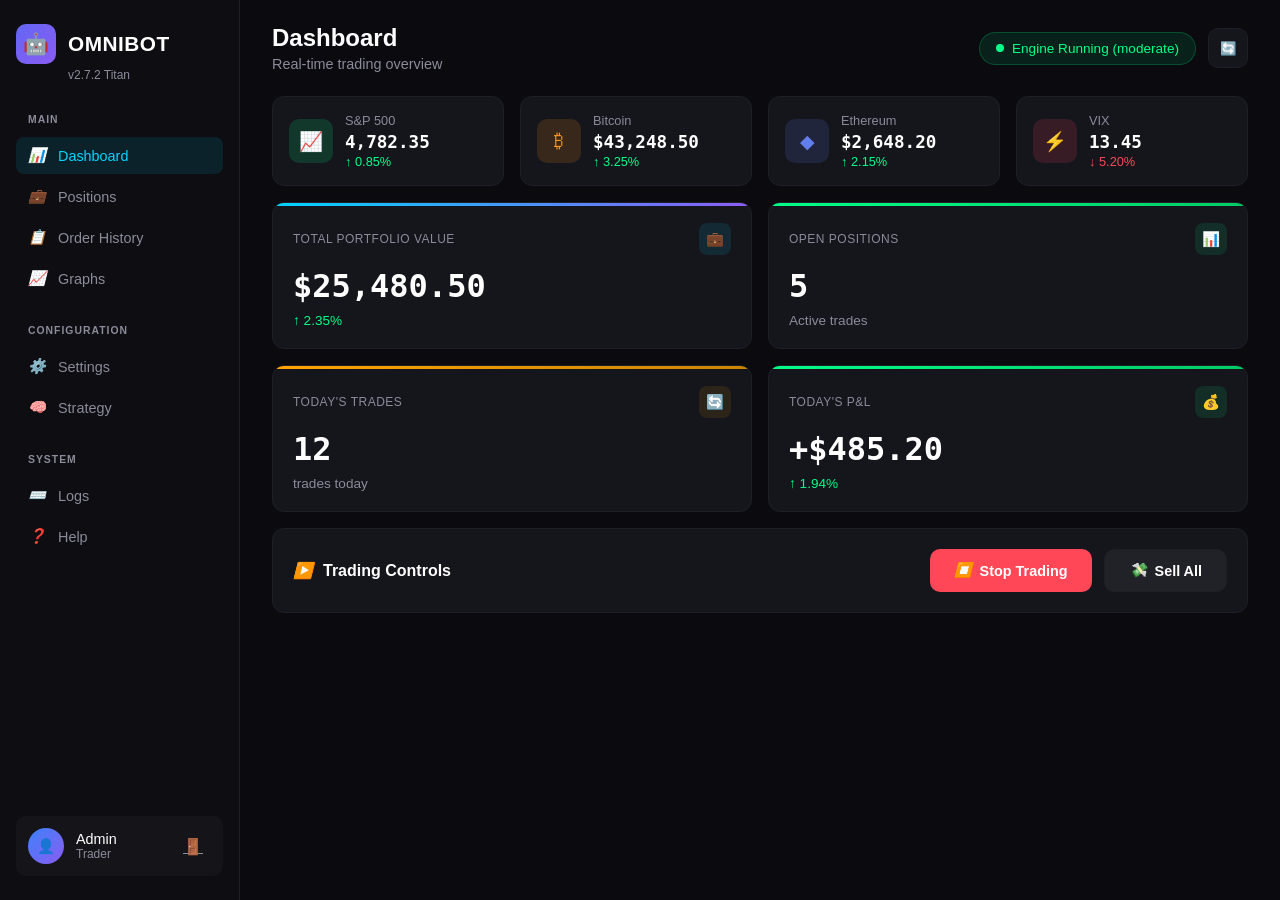
<file: templates/index.html>
<!DOCTYPE html>
<html lang="en">
<head>
    <meta charset="UTF-8">
    <meta name="viewport" content="width=device-width, initial-scale=1.0, user-scalable=no">
    <title>OMNIBOT v2.7.2 - Dashboard</title>
    <style>
        * {
            margin: 0;
            padding: 0;
            box-sizing: border-box;
        }
        
        :root {
            --bg-primary: #0a0a0f;
            --bg-sidebar: #0d0d12;
            --bg-card: #15151c;
            --bg-card-hover: #1a1a22;
            --text-primary: #ffffff;
            --text-secondary: #8b8b9a;
            --accent-cyan: #00d4ff;
            --accent-green: #00ff88;
            --accent-red: #ff4757;
            --accent-orange: #ffa502;
            --border-color: #1e1e28;
        }
        
        body {
            font-family: -apple-system, BlinkMacSystemFont, 'Segoe UI', Roboto, sans-serif;
            background: var(--bg-primary);
            color: var(--text-primary);
            min-height: 100vh;
            height: 100vh;
            display: flex;
            overflow: hidden;
            -webkit-overflow-scrolling: touch;
        }
        
        /* Sidebar */
        .sidebar {
            width: 240px;
            background: var(--bg-sidebar);
            border-right: 1px solid var(--border-color);
            display: flex;
            flex-direction: column;
            padding: 24px 16px;
        }
        
        .logo {
            display: flex;
            align-items: center;
            gap: 12px;
            margin-bottom: 4px;
        }
        
        .logo-icon {
            width: 40px;
            height: 40px;
            background: linear-gradient(135deg, #6366f1, #8b5cf6);
            border-radius: 10px;
            display: flex;
            align-items: center;
            justify-content: center;
            font-size: 1.3em;
        }
        
        .logo-text h1 {
            font-size: 1.3em;
            font-weight: 700;
            letter-spacing: 0.5px;
        }
        
        .logo-version {
            color: var(--text-secondary);
            font-size: 0.75em;
            margin-left: 52px;
            margin-bottom: 32px;
        }
        
        .nav-section {
            margin-bottom: 24px;
        }
        
        .nav-section-title {
            color: var(--text-secondary);
            font-size: 0.65em;
            font-weight: 600;
            text-transform: uppercase;
            letter-spacing: 1px;
            margin-bottom: 12px;
            padding-left: 12px;
        }
        
        .nav-item {
            display: flex;
            align-items: center;
            gap: 12px;
            padding: 10px 12px;
            border-radius: 8px;
            color: var(--text-secondary);
            text-decoration: none;
            font-size: 0.9em;
            transition: all 0.2s;
            margin-bottom: 4px;
        }
        
        .nav-item:hover {
            background: rgba(255, 255, 255, 0.03);
            color: var(--text-primary);
        }
        
        .nav-item.active {
            background: rgba(0, 212, 255, 0.1);
            color: var(--accent-cyan);
        }
        
        .nav-item i {
            width: 18px;
            text-align: center;
        }
        
        .user-profile {
            margin-top: auto;
            display: flex;
            align-items: center;
            gap: 12px;
            padding: 12px;
            border-radius: 10px;
            background: rgba(255, 255, 255, 0.03);
        }
        
        .user-avatar {
            width: 36px;
            height: 36px;
            background: linear-gradient(135deg, #3b82f6, #8b5cf6);
            border-radius: 50%;
            display: flex;
            align-items: center;
            justify-content: center;
            font-size: 0.9em;
        }
        
        .user-info {
            flex: 1;
        }
        
        .user-name {
            font-size: 0.9em;
            font-weight: 500;
        }
        
        .user-role {
            font-size: 0.75em;
            color: var(--text-secondary);
        }
        
        .logout-btn {
            color: var(--text-secondary);
            cursor: pointer;
            padding: 8px;
            border-radius: 6px;
            transition: all 0.2s;
        }
        
        .logout-btn:hover {
            color: var(--accent-red);
            background: rgba(255, 71, 87, 0.1);
        }
        
        /* Main Content */
        .main-content {
            flex: 1;
            padding: 24px 32px;
            overflow-y: auto;
            height: 100vh;
            -webkit-overflow-scrolling: touch;
            scrollbar-width: thin;
            -ms-overflow-style: auto;
        }
        .main-content::-webkit-scrollbar { width: 6px; }
        .main-content::-webkit-scrollbar-track { background: var(--bg-primary); }
        .main-content::-webkit-scrollbar-thumb { background: #333; border-radius: 3px; }
        .main-content::-webkit-scrollbar-thumb:hover { background: #555; }
        
        .header {
            display: flex;
            justify-content: space-between;
            align-items: center;
            margin-bottom: 24px;
        }
        
        .header-title h2 {
            font-size: 1.5em;
            font-weight: 600;
            margin-bottom: 4px;
        }
        
        .header-title p {
            color: var(--text-secondary);
            font-size: 0.9em;
        }
        
        .header-actions {
            display: flex;
            align-items: center;
            gap: 12px;
        }
        
        .status-pill {
            display: flex;
            align-items: center;
            gap: 8px;
            padding: 8px 16px;
            background: rgba(0, 255, 136, 0.1);
            border: 1px solid rgba(0, 255, 136, 0.2);
            border-radius: 20px;
            font-size: 0.85em;
            color: var(--accent-green);
        }
        
        .status-dot {
            width: 8px;
            height: 8px;
            background: var(--accent-green);
            border-radius: 50%;
            animation: pulse 2s infinite;
        }
        
        @keyframes pulse {
            0%, 100% { opacity: 1; }
            50% { opacity: 0.5; }
        }
        
        .refresh-btn {
            width: 40px;
            height: 40px;
            background: var(--bg-card);
            border: 1px solid var(--border-color);
            border-radius: 10px;
            display: flex;
            align-items: center;
            justify-content: center;
            color: var(--text-secondary);
            cursor: pointer;
            transition: all 0.2s;
        }
        
        .refresh-btn:hover {
            border-color: var(--accent-cyan);
            color: var(--accent-cyan);
        }
        
        /* Market Cards */
        .market-grid {
            display: grid;
            grid-template-columns: repeat(4, 1fr);
            gap: 16px;
            margin-bottom: 16px;
        }
        
        .market-card {
            background: var(--bg-card);
            border: 1px solid var(--border-color);
            border-radius: 12px;
            padding: 16px;
            display: flex;
            align-items: center;
            gap: 12px;
        }
        
        .market-icon {
            width: 44px;
            height: 44px;
            border-radius: 10px;
            display: flex;
            align-items: center;
            justify-content: center;
            font-size: 1.2em;
        }
        
        .market-icon.sp500 {
            background: rgba(0, 255, 136, 0.15);
            color: var(--accent-green);
        }
        
        .market-icon.bitcoin {
            background: rgba(247, 147, 26, 0.15);
            color: #f7931a;
        }
        
        .market-icon.ethereum {
            background: rgba(98, 126, 234, 0.15);
            color: #627eea;
        }
        
        .market-icon.vix {
            background: rgba(255, 71, 87, 0.15);
            color: var(--accent-red);
        }
        
        .market-info {
            flex: 1;
        }
        
        .market-name {
            font-size: 0.8em;
            color: var(--text-secondary);
            margin-bottom: 4px;
        }
        
        .market-price {
            font-size: 1.1em;
            font-weight: 600;
            font-family: 'SF Mono', monospace;
        }
        
        .market-change {
            font-size: 0.8em;
            margin-top: 2px;
        }
        
        .market-change.positive {
            color: var(--accent-green);
        }
        
        .market-change.negative {
            color: var(--accent-red);
        }
        
        /* Stats Grid */
        .stats-grid {
            display: grid;
            grid-template-columns: repeat(2, 1fr);
            gap: 16px;
            margin-bottom: 16px;
        }
        
        .stat-card {
            background: var(--bg-card);
            border: 1px solid var(--border-color);
            border-radius: 12px;
            padding: 20px;
            position: relative;
            overflow: hidden;
        }
        
        .stat-card::before {
            content: '';
            position: absolute;
            top: 0;
            left: 0;
            right: 0;
            height: 3px;
        }
        
        .stat-card.portfolio::before {
            background: linear-gradient(90deg, var(--accent-cyan), #8b5cf6);
        }
        
        .stat-card.positions::before {
            background: linear-gradient(90deg, var(--accent-green), #00cc66);
        }
        
        .stat-card.trades::before {
            background: linear-gradient(90deg, var(--accent-orange), #cc8400);
        }
        
        .stat-card.pnl::before {
            background: linear-gradient(90deg, var(--accent-green), #00cc66);
        }
        
        .stat-header {
            display: flex;
            justify-content: space-between;
            align-items: center;
            margin-bottom: 12px;
        }
        
        .stat-label {
            font-size: 0.75em;
            color: var(--text-secondary);
            text-transform: uppercase;
            letter-spacing: 0.5px;
        }
        
        .stat-icon {
            width: 32px;
            height: 32px;
            background: rgba(0, 212, 255, 0.1);
            border-radius: 8px;
            display: flex;
            align-items: center;
            justify-content: center;
            color: var(--accent-cyan);
            font-size: 0.9em;
        }
        
        .stat-value {
            font-size: 2em;
            font-weight: 700;
            font-family: 'SF Mono', monospace;
            margin-bottom: 8px;
        }
        
        .stat-sub {
            display: flex;
            align-items: center;
            gap: 8px;
            font-size: 0.85em;
        }
        
        .stat-change {
            color: var(--accent-green);
        }
        
        .stat-change.negative {
            color: var(--accent-red);
        }
        
        .stat-text {
            color: var(--text-secondary);
        }
        
        /* Trading Controls */
        .controls-section {
            background: var(--bg-card);
            border: 1px solid var(--border-color);
            border-radius: 12px;
            padding: 20px;
            display: flex;
            justify-content: space-between;
            align-items: center;
        }
        
        .controls-title {
            display: flex;
            align-items: center;
            gap: 10px;
            font-weight: 600;
        }
        
        .controls-title i {
            color: var(--accent-cyan);
        }
        
        .controls-buttons {
            display: flex;
            gap: 12px;
        }
        
        .btn {
            padding: 12px 24px;
            border: none;
            border-radius: 10px;
            font-size: 0.9em;
            font-weight: 600;
            cursor: pointer;
            transition: all 0.2s;
            display: flex;
            align-items: center;
            gap: 8px;
        }
        
        .btn-danger {
            background: var(--accent-red);
            color: white;
        }
        
        .btn-danger:hover {
            background: #ff5c6c;
            transform: translateY(-1px);
        }
        
        .btn-secondary {
            background: rgba(255, 255, 255, 0.05);
            color: var(--text-primary);
            border: 1px solid var(--border-color);
        }
        
        .btn-secondary:hover {
            background: rgba(255, 255, 255, 0.1);
            border-color: var(--text-secondary);
        }
        
        .btn-primary {
            background: var(--accent-green);
            color: #000;
        }
        
        .btn-primary:hover {
            background: #00ff99;
            transform: translateY(-1px);
        }
    </style>
</head>
<body>
    <!-- Sidebar -->
    <aside class="sidebar">
        <div class="logo">
            <div class="logo-icon">🤖</div>
            <div class="logo-text">
                <h1>OMNIBOT</h1>
            </div>
        </div>
        <div class="logo-version">v2.7.2 Titan</div>
        
        <div class="nav-section">
            <div class="nav-section-title">Main</div>
            <a href="/" class="nav-item active">
                <i>📊</i> Dashboard
            </a>
            <a href="/positions" class="nav-item">
                <i>💼</i> Positions
            </a>
            <a href="/orders" class="nav-item">
                <i>📋</i> Order History
            </a>
            <a href="/graphs" class="nav-item">
                <i>📈</i> Graphs
            </a>
        </div>
        
        <div class="nav-section">
            <div class="nav-section-title">Configuration</div>
            <a href="/settings" class="nav-item">
                <i>⚙️</i> Settings
            </a>
            <a href="/strategy" class="nav-item">
                <i>🧠</i> Strategy
            </a>
        </div>
        
        <div class="nav-section">
            <div class="nav-section-title">System</div>
            <a href="/logs" class="nav-item">
                <i>⌨️</i> Logs
            </a>
            <a href="/help" class="nav-item">
                <i>❓</i> Help
            </a>
        </div>
        
        <div class="user-profile">
            <div class="user-avatar">👤</div>
            <div class="user-info">
                <div class="user-name">Admin</div>
                <div class="user-role">Trader</div>
            </div>
            <a href="/logout" class="logout-btn">🚪</a>
        </div>
    </aside>
    
    <!-- Main Content -->
    <main class="main-content">
        <div class="header">
            <div class="header-title">
                <h2>Dashboard</h2>
                <p>Real-time trading overview</p>
            </div>
            <div class="header-actions">
                <div class="status-pill">
                    <span class="status-dot"></span>
                    <span id="engine-status">Engine Running (moderate)</span>
                </div>
                <button class="refresh-btn" onclick="refreshDashboard()">🔄</button>
            </div>
        </div>
        
        <!-- Market Cards -->
        <div class="market-grid">
            <div class="market-card">
                <div class="market-icon sp500">📈</div>
                <div class="market-info">
                    <div class="market-name">S&P 500</div>
                    <div class="market-price">4,782.35</div>
                    <div class="market-change positive">↑ 0.85%</div>
                </div>
            </div>
            <div class="market-card">
                <div class="market-icon bitcoin">₿</div>
                <div class="market-info">
                    <div class="market-name">Bitcoin</div>
                    <div class="market-price">$43,248.50</div>
                    <div class="market-change positive">↑ 3.25%</div>
                </div>
            </div>
            <div class="market-card">
                <div class="market-icon ethereum">◆</div>
                <div class="market-info">
                    <div class="market-name">Ethereum</div>
                    <div class="market-price">$2,648.20</div>
                    <div class="market-change positive">↑ 2.15%</div>
                </div>
            </div>
            <div class="market-card">
                <div class="market-icon vix">⚡</div>
                <div class="market-info">
                    <div class="market-name">VIX</div>
                    <div class="market-price">13.45</div>
                    <div class="market-change negative">↓ 5.20%</div>
                </div>
            </div>
        </div>
        
        <!-- Stats Grid Row 1 -->
        <div class="stats-grid">
            <div class="stat-card portfolio">
                <div class="stat-header">
                    <span class="stat-label">Total Portfolio Value</span>
                    <div class="stat-icon">💼</div>
                </div>
                <div class="stat-value" id="portfolio-value">$25,480.50</div>
                <div class="stat-sub">
                    <span class="stat-change">↑ 2.35%</span>
                </div>
            </div>
            <div class="stat-card positions">
                <div class="stat-header">
                    <span class="stat-label">Open Positions</span>
                    <div class="stat-icon" style="background: rgba(0, 255, 136, 0.1); color: var(--accent-green);">📊</div>
                </div>
                <div class="stat-value" id="positions-count">5</div>
                <div class="stat-sub">
                    <span class="stat-text">Active trades</span>
                </div>
            </div>
        </div>
        
        <!-- Stats Grid Row 2 -->
        <div class="stats-grid">
            <div class="stat-card trades">
                <div class="stat-header">
                    <span class="stat-label">Today's Trades</span>
                    <div class="stat-icon" style="background: rgba(255, 165, 2, 0.1); color: var(--accent-orange);">🔄</div>
                </div>
                <div class="stat-value" id="today-trades">12</div>
                <div class="stat-sub">
                    <span class="stat-text">trades today</span>
                </div>
            </div>
            <div class="stat-card pnl">
                <div class="stat-header">
                    <span class="stat-label">Today's P&L</span>
                    <div class="stat-icon" style="background: rgba(0, 255, 136, 0.1); color: var(--accent-green);">💰</div>
                </div>
                <div class="stat-value" id="today-pnl">+$485.20</div>
                <div class="stat-sub">
                    <span class="stat-change">↑ 1.94%</span>
                </div>
            </div>
        </div>
        
        <!-- Trading Controls -->
        <div class="controls-section">
            <div class="controls-title">
                <i>▶️</i> Trading Controls
            </div>
            <div class="controls-buttons">
                <button class="btn btn-success" id="btn-start-trading" onclick="startTrading()" style="display: none;">
                    <i class="fas fa-play"></i> Start Trading
                </button>
                <button class="btn btn-danger" id="btn-stop-trading" onclick="stopTrading()">
                    <i>⏹️</i> Stop Trading
                </button>
                <button class="btn btn-secondary" onclick="sellAll()">
                    <i>💸</i> Sell All
                </button>
            </div>
        </div>
    </main>
    
    <script>
        async function refreshDashboard() {
            try {
                const response = await fetch('/api/status');
                const data = await response.json();
                
                // Update values
                const portfolio = data.portfolio || {};
                document.getElementById('portfolio-value').textContent = 
                    '$' + (portfolio.total_capital ?? 0.00).toLocaleString('en-US', {
                        minimumFractionDigits: 2,
                        maximumFractionDigits: 2
                    });
                
                const positions = data.tracked_positions || {};
                document.getElementById('positions-count').textContent = Object.keys(positions).length ?? 0;
                
                const engine = data.trading_engine || {};
                document.getElementById('today-trades').textContent = engine.today_trades ?? 0;
                
                const pnl = portfolio.daily_pnl ?? 0.00;
                document.getElementById('today-pnl').textContent = (pnl >= 0 ? '+' : '') + '$' + Math.abs(pnl).toLocaleString('en-US', {
                    minimumFractionDigits: 2,
                    maximumFractionDigits: 2
                });
                
                // Update engine status
                const statusText = document.getElementById('engine-status');
                const btnStart = document.getElementById('btn-start-trading');
                const btnStop = document.getElementById('btn-stop-trading');
                if (engine.running) {
                    statusText.textContent = 'Engine Running (' + (engine.strategy || 'moderate') + ')';
                    if (btnStart) btnStart.style.display = 'none';
                    if (btnStop) btnStop.style.display = 'inline-block';
                } else {
                    statusText.textContent = 'Engine Stopped';
                    if (btnStart) btnStart.style.display = 'inline-block';
                    if (btnStop) btnStop.style.display = 'none';
                }
                
            } catch (error) {
                console.error('Error refreshing dashboard:', error);
            }
        }
        
        async function startTrading() {
            try {
                const response = await fetch('/api/trading/start', {method: 'POST'});
                const data = await response.json();
                if (data.success) {
                    showNotification('Trading started', 'success');
                    updateDashboard();
                } else {
                    showNotification(data.error || 'Failed to start trading', 'error');
                }
            } catch (error) {
                console.error('Error starting trading:', error);
                showNotification('Error starting trading', 'error');
            }
        }

        async function stopTrading() {
            try {
                const response = await fetch('/api/trading/stop', {method: 'POST'});
                const data = await response.json();
                refreshDashboard();
            } catch (error) {
                console.error('Error stopping trading:', error);
            }
        }
        
        async function sellAll() {
            if (!confirm('Sell all positions?')) return;
            try {
                const response = await fetch('/api/trading/sell_all', {
                    method: 'POST',
                    headers: {'Content-Type': 'application/json'},
                    body: JSON.stringify({broker: 'all'})
                });
                refreshDashboard();
            } catch (error) {
                console.error('Error selling all:', error);
            }
        }
        
        // Auto refresh every 5 seconds
        setInterval(refreshDashboard, 5000);
    </script>

<style>
#osk{position:fixed;bottom:0;left:0;right:0;background:#0f0f1a;border-top:2px solid #333;padding:6px;z-index:99999;display:none}
.osk-row{display:flex;justify-content:center;gap:3px;margin-bottom:3px}
.osk-key{min-width:28px;height:42px;padding:0 8px;background:#2a2a3a;color:#fff;border:1px solid #444;border-radius:5px;font-size:15px;font-weight:600;display:flex;align-items:center;justify-content:center;cursor:pointer;-webkit-tap-highlight-color:transparent;touch-action:manipulation;user-select:none;-webkit-user-select:none}
.osk-key:active,.osk-key.pressed{background:#00d4ff;color:#000;border-color:#00d4ff}
.osk-key.w2{min-width:56px}.osk-key.w3{min-width:84px;flex:1;max-width:200px}
.osk-key.sp{background:#3b3b5a}.osk-key.shift-on{background:#00d4ff;color:#000}
</style>
<div id="osk">
  <div class="osk-row"><div class="osk-key" data-c="1">1</div><div class="osk-key" data-c="2">2</div><div class="osk-key" data-c="3">3</div><div class="osk-key" data-c="4">4</div><div class="osk-key" data-c="5">5</div><div class="osk-key" data-c="6">6</div><div class="osk-key" data-c="7">7</div><div class="osk-key" data-c="8">8</div><div class="osk-key" data-c="9">9</div><div class="osk-key" data-c="0">0</div></div>
  <div class="osk-row"><div class="osk-key" data-c="q">q</div><div class="osk-key" data-c="w">w</div><div class="osk-key" data-c="e">e</div><div class="osk-key" data-c="r">r</div><div class="osk-key" data-c="t">t</div><div class="osk-key" data-c="y">y</div><div class="osk-key" data-c="u">u</div><div class="osk-key" data-c="i">i</div><div class="osk-key" data-c="o">o</div><div class="osk-key" data-c="p">p</div></div>
  <div class="osk-row"><div class="osk-key" data-c="a">a</div><div class="osk-key" data-c="s">s</div><div class="osk-key" data-c="d">d</div><div class="osk-key" data-c="f">f</div><div class="osk-key" data-c="g">g</div><div class="osk-key" data-c="h">h</div><div class="osk-key" data-c="j">j</div><div class="osk-key" data-c="k">k</div><div class="osk-key" data-c="l">l</div></div>
  <div class="osk-row"><div class="osk-key w2 sp" data-c="SHIFT">&#8679;</div><div class="osk-key" data-c="z">z</div><div class="osk-key" data-c="x">x</div><div class="osk-key" data-c="c">c</div><div class="osk-key" data-c="v">v</div><div class="osk-key" data-c="b">b</div><div class="osk-key" data-c="n">n</div><div class="osk-key" data-c="m">m</div><div class="osk-key w2 sp" data-c="DEL">&#9003;</div></div>
  <div class="osk-row"><div class="osk-key w2 sp" data-c=".">.</div><div class="osk-key w3" data-c=" ">Space</div><div class="osk-key w2 sp" data-c="ENTER">Done</div></div>
</div>
<script>
(function(){
  var kbd = document.getElementById('osk');
  if (!kbd) return;
  var target = null, shift = false;
  var lowers = 'qwertyuiopasdfghjklzxcvbnm';

  function type(ch){
    if (!target) return;
    var s = target.selectionStart, e = target.selectionEnd, v = target.value;
    if (s === null || e === null) {
      target.value = (target.value || '') + ch;
    } else {
      target.value = v.slice(0, s) + ch + v.slice(e);
      target.selectionStart = target.selectionEnd = s + ch.length;
    }
    target.dispatchEvent(new Event('input', {bubbles:true}));
    setTimeout(function(){ target.focus(); }, 0);
  }

  function del(){
    if (!target) return;
    var s = target.selectionStart, e = target.selectionEnd, v = target.value;
    if (s === null || e === null) {
      target.value = (target.value || '').slice(0, -1);
    } else if (s === e && s > 0) {
      target.value = v.slice(0, s-1) + v.slice(e);
      target.selectionStart = target.selectionEnd = s-1;
    } else {
      target.value = v.slice(0, s) + v.slice(e);
      target.selectionStart = target.selectionEnd = s;
    }
    target.dispatchEvent(new Event('input', {bubbles:true}));
    setTimeout(function(){ target.focus(); }, 0);
  }

  function update(){
    document.querySelectorAll('.osk-key[data-c]').forEach(function(b){
      var c = b.getAttribute('data-c');
      if (c.length === 1 && lowers.indexOf(c) !== -1) b.textContent = shift ? c.toUpperCase() : c;
    });
    var sb = document.querySelector('.osk-key[data-c="SHIFT"]');
    if (sb) sb.classList.toggle('shift-on', shift);
  }

  function pressKey(btn){
    if (!btn) return;
    btn.classList.add('pressed');
    var c = btn.getAttribute('data-c');
    if (c === 'SHIFT') { shift = !shift; update(); return; }
    if (c === 'DEL') { del(); return; }
    if (c === 'ENTER') { kbd.style.display = 'none'; if (target) target.blur(); return; }
    var out = c;
    if (c.length === 1 && lowers.indexOf(c) !== -1) out = shift ? c.toUpperCase() : c;
    type(out);
    if (shift) { shift = false; update(); }
  }

  function releaseKey(btn){
    if (btn) btn.classList.remove('pressed');
  }

  // Touch devices
  kbd.addEventListener('touchstart', function(ev){
    ev.preventDefault();
    ev.stopPropagation();
    pressKey(ev.target.closest('.osk-key'));
  }, {passive: false});

  kbd.addEventListener('touchend', function(ev){
    ev.preventDefault();
    releaseKey(ev.target.closest('.osk-key'));
  }, {passive: false});

  kbd.addEventListener('touchcancel', function(ev){
    releaseKey(ev.target.closest('.osk-key'));
  });

  // Mouse / touch-as-mouse fallback
  kbd.addEventListener('mousedown', function(ev){
    ev.preventDefault();
    ev.stopPropagation();
    pressKey(ev.target.closest('.osk-key'));
  });

  kbd.addEventListener('click', function(ev){
    ev.preventDefault();
    ev.stopPropagation();
    pressKey(ev.target.closest('.osk-key'));
  });

  kbd.addEventListener('mouseup', function(ev){
    releaseKey(ev.target.closest('.osk-key'));
  });

  kbd.addEventListener('mouseleave', function(ev){
    releaseKey(ev.target.closest('.osk-key'));
  });

  function show(el){
    target = el;
    kbd.style.display = 'block';
    el.scrollIntoView({behavior:'smooth', block:'center'});
  }
  function hide(){
    kbd.style.display = 'none';
    target = null;
  }

  document.querySelectorAll('input, textarea').forEach(function(el){
    el.addEventListener('focus', function(){ show(el); });
  });

  document.addEventListener('click', function(e){
    if (e.target.matches('input, textarea')) return;
    if (e.target.closest('#osk')) return;
    hide();
  });
})();
</script>

</body>
</html>
</file>
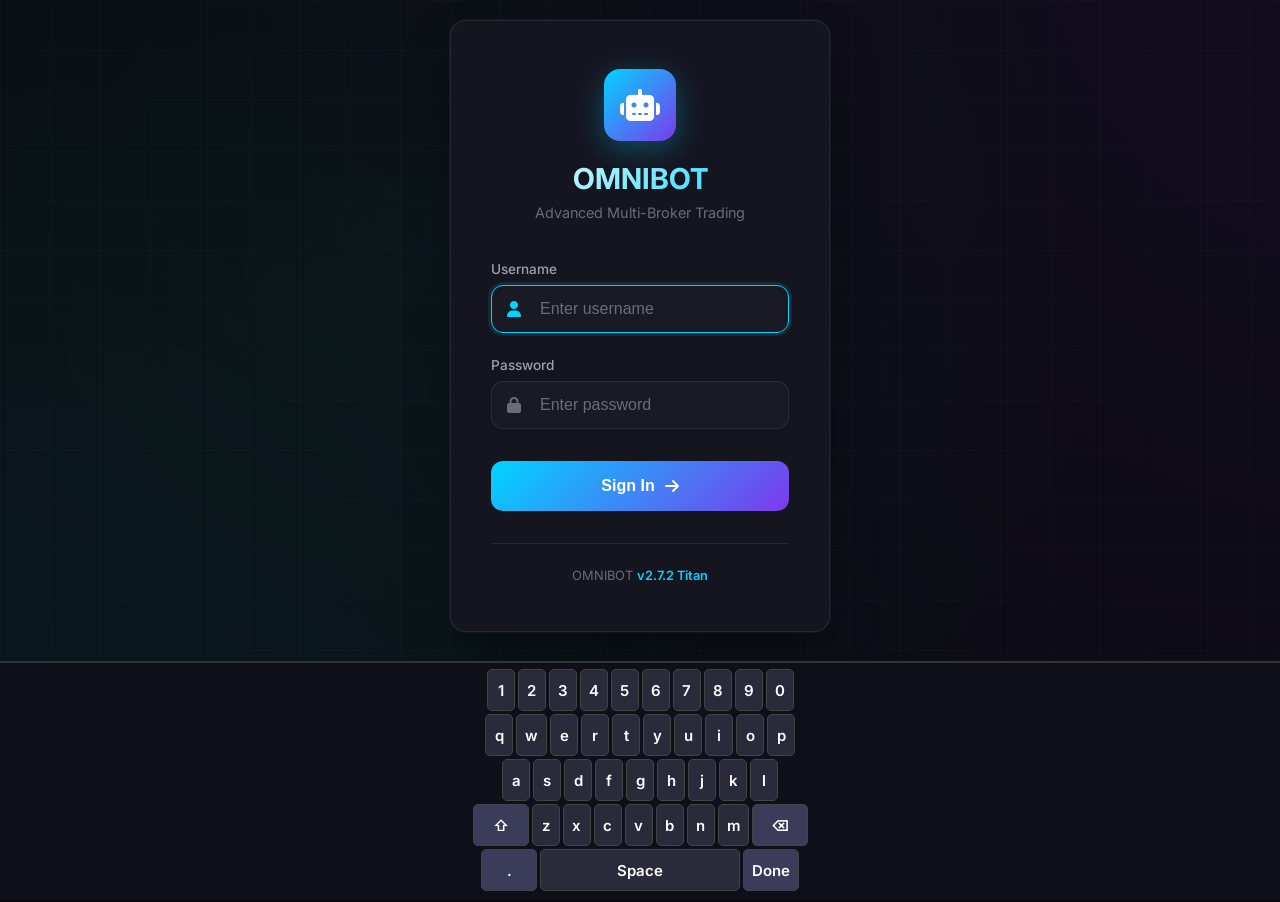
<file: templates/login.html>
<!DOCTYPE html>
<html lang="en">
<head>
    <meta charset="UTF-8">
    <meta name="viewport" content="width=device-width, initial-scale=1.0, user-scalable=no">
    <title>Login - OMNIBOT v2.7.2</title>
    
    <!-- Fonts -->
    <link href="https://fonts.googleapis.com/css2?family=Inter:wght@300;400;500;600;700&display=swap" rel="stylesheet">
    
    <!-- Icons -->
    <link rel="stylesheet" href="https://cdnjs.cloudflare.com/ajax/libs/font-awesome/6.4.0/css/all.min.css">
    
    <style>
        :root {
            --bg-primary: #0a0a0f;
            --bg-secondary: #12121a;
            --bg-tertiary: #1a1a25;
            --bg-card: #151520;
            
            --accent-primary: #00d4ff;
            --accent-secondary: #7c3aed;
            --accent-success: #00ff88;
            --accent-danger: #ff4757;
            
            --text-primary: #ffffff;
            --text-secondary: #a0a0b0;
            --text-muted: #6b6b7b;
            
            --border-color: rgba(255, 255, 255, 0.08);
            
            --radius-md: 12px;
            --radius-lg: 16px;
            
            --transition: all 0.3s cubic-bezier(0.4, 0, 0.2, 1);
        }
        
        * {
            margin: 0;
            padding: 0;
            box-sizing: border-box;
        }
        
        body {
            font-family: 'Inter', -apple-system, BlinkMacSystemFont, sans-serif;
            background: var(--bg-primary);
            color: var(--text-primary);
            min-height: 100vh;
            display: flex;
            align-items: center;
            justify-content: center;
            position: relative;
            overflow-y: auto;
            -webkit-overflow-scrolling: touch;
            scrollbar-width: thin;
            -ms-overflow-style: auto;
        }
        
        /* Animated Background */
        .bg-animation {
            position: fixed;
            top: 0;
            left: 0;
            right: 0;
            bottom: 0;
            overflow: hidden;
            -webkit-overflow-scrolling: touch;
            z-index: 0;
        }
        
        .bg-animation::before {
            content: '';
            position: absolute;
            top: -50%;
            left: -50%;
            width: 200%;
            height: 200%;
            background: 
                radial-gradient(circle at 20% 80%, rgba(0, 212, 255, 0.08) 0%, transparent 50%),
                radial-gradient(circle at 80% 20%, rgba(124, 58, 237, 0.08) 0%, transparent 50%),
                radial-gradient(circle at 40% 40%, rgba(0, 255, 136, 0.03) 0%, transparent 40%);
            animation: bgMove 20s ease-in-out infinite;
        }
        
        @keyframes bgMove {
            0%, 100% { transform: translate(0, 0) rotate(0deg); }
            33% { transform: translate(2%, 2%) rotate(1deg); }
            66% { transform: translate(-1%, 1%) rotate(-1deg); }
        }
        
        /* Grid Pattern Overlay */
        .grid-overlay {
            position: fixed;
            top: 0;
            left: 0;
            right: 0;
            bottom: 0;
            background-image: 
                linear-gradient(rgba(255, 255, 255, 0.02) 1px, transparent 1px),
                linear-gradient(90deg, rgba(255, 255, 255, 0.02) 1px, transparent 1px);
            background-size: 50px 50px;
            z-index: 1;
            pointer-events: none;
        }
        
        /* Login Container */
        .login-container {
            position: relative;
            z-index: 10;
            width: 100%;
            max-width: 420px;
            padding: 20px;
            padding-bottom: 270px;
        }
        
        .login-card {
            background: var(--bg-card);
            border: 1px solid var(--border-color);
            border-radius: var(--radius-lg);
            padding: 48px 40px;
            box-shadow: 
                0 25px 50px -12px rgba(0, 0, 0, 0.5),
                0 0 0 1px rgba(255, 255, 255, 0.05);
            animation: fadeInUp 0.6s ease;
        }
        
        @keyframes fadeInUp {
            from {
                opacity: 0;
                transform: translateY(30px);
            }
            to {
                opacity: 1;
                transform: translateY(0);
            }
        }
        
        /* Logo */
        .logo {
            text-align: center;
            margin-bottom: 40px;
        }
        
        .logo-icon {
            width: 72px;
            height: 72px;
            background: linear-gradient(135deg, var(--accent-primary), var(--accent-secondary));
            border-radius: var(--radius-lg);
            display: flex;
            align-items: center;
            justify-content: center;
            margin: 0 auto 20px;
            font-size: 2em;
            box-shadow: 0 8px 30px rgba(0, 212, 255, 0.3);
            animation: pulse 3s infinite;
        }
        
        @keyframes pulse {
            0%, 100% { box-shadow: 0 8px 30px rgba(0, 212, 255, 0.3); }
            50% { box-shadow: 0 8px 40px rgba(0, 212, 255, 0.5); }
        }
        
        .logo h1 {
            font-size: 1.8em;
            font-weight: 700;
            background: linear-gradient(135deg, var(--text-primary), var(--accent-primary));
            -webkit-background-clip: text;
            -webkit-text-fill-color: transparent;
            background-clip: text;
            margin-bottom: 8px;
        }
        
        .logo p {
            color: var(--text-muted);
            font-size: 0.9em;
        }
        
        /* Form */
        .form-group {
            margin-bottom: 24px;
        }
        
        .form-group label {
            display: block;
            font-size: 0.85em;
            font-weight: 500;
            color: var(--text-secondary);
            margin-bottom: 8px;
        }
        
        .input-wrapper {
            position: relative;
        }
        
        .input-wrapper i {
            position: absolute;
            left: 16px;
            top: 50%;
            transform: translateY(-50%);
            color: var(--text-muted);
            font-size: 1em;
            transition: var(--transition);
        }
        
        .form-group input {
            width: 100%;
            padding: 14px 16px 14px 48px;
            border: 1px solid var(--border-color);
            border-radius: var(--radius-md);
            background: var(--bg-tertiary);
            color: var(--text-primary);
            font-size: 1em;
            transition: var(--transition);
        }
        
        .form-group input:focus {
            outline: none;
            border-color: var(--accent-primary);
            box-shadow: 0 0 0 3px rgba(0, 212, 255, 0.1);
        }
        
        .form-group input:focus + i,
        .input-wrapper:focus-within i {
            color: var(--accent-primary);
        }
        
        .form-group input::placeholder {
            color: var(--text-muted);
        }
        
        /* Button */
        .btn-login {
            width: 100%;
            padding: 16px;
            background: linear-gradient(135deg, var(--accent-primary), var(--accent-secondary));
            border: none;
            border-radius: var(--radius-md);
            color: white;
            font-size: 1em;
            font-weight: 600;
            cursor: pointer;
            transition: var(--transition);
            display: flex;
            align-items: center;
            justify-content: center;
            gap: 10px;
            margin-top: 32px;
        }
        
        .btn-login:hover {
            transform: translateY(-2px);
            box-shadow: 0 10px 30px rgba(0, 212, 255, 0.4);
        }
        
        .btn-login:active {
            transform: translateY(0);
        }
        
        .btn-login i {
            transition: transform 0.3s ease;
        }
        
        .btn-login:hover i {
            transform: translateX(4px);
        }
        
        /* Error Message */
        .error-message {
            background: rgba(255, 71, 87, 0.1);
            border: 1px solid rgba(255, 71, 87, 0.2);
            border-radius: var(--radius-md);
            padding: 14px 16px;
            margin-bottom: 24px;
            display: none;
            align-items: center;
            gap: 10px;
            color: var(--accent-danger);
            font-size: 0.9em;
            animation: shake 0.5s ease;
        }
        
        .error-message.show {
            display: flex;
        }
        
        @keyframes shake {
            0%, 100% { transform: translateX(0); }
            20%, 60% { transform: translateX(-5px); }
            40%, 80% { transform: translateX(5px); }
        }
        
        /* Footer */
        .login-footer {
            text-align: center;
            margin-top: 32px;
            padding-top: 24px;
            border-top: 1px solid var(--border-color);
        }
        
        .login-footer p {
            color: var(--text-muted);
            font-size: 0.8em;
        }
        
        .login-footer .version {
            color: var(--accent-primary);
            font-weight: 600;
        }
        
        /* Loading State */
        .btn-login.loading {
            pointer-events: none;
            opacity: 0.8;
        }
        
        .btn-login.loading i {
            animation: spin 1s linear infinite;
        }
        
        @keyframes spin {
            to { transform: rotate(360deg); }
        }
        
        /* Responsive */
        @media (max-width: 480px) {
            .login-card {
                padding: 36px 24px;
            }
            
            .logo-icon {
                width: 60px;
                height: 60px;
                font-size: 1.6em;
            }
            
            .logo h1 {
                font-size: 1.5em;
            }
        }
    </style>
</head>
<body>
    <div class="bg-animation"></div>
    <div class="grid-overlay"></div>
    
    <div class="login-container">
        <div class="login-card">
            <div class="logo">
                <div class="logo-icon">
                    <i class="fas fa-robot"></i>
                </div>
                <h1>OMNIBOT</h1>
                <p>Advanced Multi-Broker Trading</p>
            </div>
            
            <div class="error-message" id="error-message">
                <i class="fas fa-exclamation-circle"></i>
                <span id="error-text">Invalid credentials</span>
            </div>
            
            <form id="login-form" onsubmit="handleLogin(event)">
                <div class="form-group">
                    <label for="username">Username</label>
                    <div class="input-wrapper">
                        <input type="text" id="username" inputmode="none" name="username" placeholder="Enter username" required autofocus>
                        <i class="fas fa-user"></i>
                    </div>
                </div>
                
                <div class="form-group">
                    <label for="password">Password</label>
                    <div class="input-wrapper">
                        <input type="password" id="password" inputmode="none" name="password" placeholder="Enter password" required inputmode="none" >
                        <i class="fas fa-lock"></i>
                    </div>
                </div>
                
                <button type="submit" class="btn-login" id="login-btn">
                    <span>Sign In</span>
                    <i class="fas fa-arrow-right"></i>
                </button>
            </form>
            
            <div class="login-footer">
                <p>OMNIBOT <span class="version">v2.7.2 Titan</span></p>
            </div>
        </div>
    </div>
    
    <script>
        async function handleLogin(event) {
            event.preventDefault();
            
            const btn = document.getElementById('login-btn');
            const errorMsg = document.getElementById('error-message');
            const errorText = document.getElementById('error-text');
            
            // Hide error
            errorMsg.classList.remove('show');
            
            // Show loading
            btn.classList.add('loading');
            btn.innerHTML = '<i class="fas fa-spinner"></i> <span>Signing in...</span>';
            
            const username = document.getElementById('username').value;
            const password = document.getElementById('password').value;
            
            try {
                const response = await fetch('/login', {
                    method: 'POST',
                    headers: {'Content-Type': 'application/json'},
                    body: JSON.stringify({username, password})
                });
                
                const data = await response.json();
                
                if (data.success) {
                    btn.innerHTML = '<i class="fas fa-check"></i> <span>Success!</span>';
                    setTimeout(() => {
                        window.location.href = '/';
                    }, 500);
                } else {
                    throw new Error(data.error || 'Login failed');
                }
            } catch (error) {
                errorText.textContent = error.message;
                errorMsg.classList.add('show');
                
                btn.classList.remove('loading');
                btn.innerHTML = '<span>Sign In</span><i class="fas fa-arrow-right"></i>';
            }
        }
        
        // Focus username on load
        document.addEventListener('DOMContentLoaded', () => {
            document.getElementById('username').focus();
        });
    </script>


<!-- On-Screen Keyboard -->




<style>
#osk{position:fixed;bottom:0;left:0;right:0;background:#0f0f1a;border-top:2px solid #333;padding:6px;z-index:99999;display:none}
.osk-row{display:flex;justify-content:center;gap:3px;margin-bottom:3px}
.osk-key{min-width:28px;height:42px;padding:0 8px;background:#2a2a3a;color:#fff;border:1px solid #444;border-radius:5px;font-size:15px;font-weight:600;display:flex;align-items:center;justify-content:center;cursor:pointer;-webkit-tap-highlight-color:transparent;touch-action:manipulation;user-select:none;-webkit-user-select:none}
.osk-key:active,.osk-key.pressed{background:#00d4ff;color:#000;border-color:#00d4ff}
.osk-key.w2{min-width:56px}.osk-key.w3{min-width:84px;flex:1;max-width:200px}
.osk-key.sp{background:#3b3b5a}.osk-key.shift-on{background:#00d4ff;color:#000}
</style>
<div id="osk">
  <div class="osk-row"><div class="osk-key" data-c="1">1</div><div class="osk-key" data-c="2">2</div><div class="osk-key" data-c="3">3</div><div class="osk-key" data-c="4">4</div><div class="osk-key" data-c="5">5</div><div class="osk-key" data-c="6">6</div><div class="osk-key" data-c="7">7</div><div class="osk-key" data-c="8">8</div><div class="osk-key" data-c="9">9</div><div class="osk-key" data-c="0">0</div></div>
  <div class="osk-row"><div class="osk-key" data-c="q">q</div><div class="osk-key" data-c="w">w</div><div class="osk-key" data-c="e">e</div><div class="osk-key" data-c="r">r</div><div class="osk-key" data-c="t">t</div><div class="osk-key" data-c="y">y</div><div class="osk-key" data-c="u">u</div><div class="osk-key" data-c="i">i</div><div class="osk-key" data-c="o">o</div><div class="osk-key" data-c="p">p</div></div>
  <div class="osk-row"><div class="osk-key" data-c="a">a</div><div class="osk-key" data-c="s">s</div><div class="osk-key" data-c="d">d</div><div class="osk-key" data-c="f">f</div><div class="osk-key" data-c="g">g</div><div class="osk-key" data-c="h">h</div><div class="osk-key" data-c="j">j</div><div class="osk-key" data-c="k">k</div><div class="osk-key" data-c="l">l</div></div>
  <div class="osk-row"><div class="osk-key w2 sp" data-c="SHIFT">&#8679;</div><div class="osk-key" data-c="z">z</div><div class="osk-key" data-c="x">x</div><div class="osk-key" data-c="c">c</div><div class="osk-key" data-c="v">v</div><div class="osk-key" data-c="b">b</div><div class="osk-key" data-c="n">n</div><div class="osk-key" data-c="m">m</div><div class="osk-key w2 sp" data-c="DEL">&#9003;</div></div>
  <div class="osk-row"><div class="osk-key w2 sp" data-c=".">.</div><div class="osk-key w3" data-c=" ">Space</div><div class="osk-key w2 sp" data-c="ENTER">Done</div></div>
</div>
<script>
(function(){
  var kbd = document.getElementById('osk');
  if (!kbd) return;
  var target = null, shift = false;
  var lowers = 'qwertyuiopasdfghjklzxcvbnm';

  function type(ch){
    if (!target) return;
    var s = target.selectionStart, e = target.selectionEnd, v = target.value;
    if (s === null || e === null) {
      target.value = (target.value || '') + ch;
    } else {
      target.value = v.slice(0, s) + ch + v.slice(e);
      target.selectionStart = target.selectionEnd = s + ch.length;
    }
    target.dispatchEvent(new Event('input', {bubbles:true}));
    setTimeout(function(){ target.focus(); }, 0);
  }

  function del(){
    if (!target) return;
    var s = target.selectionStart, e = target.selectionEnd, v = target.value;
    if (s === null || e === null) {
      target.value = (target.value || '').slice(0, -1);
    } else if (s === e && s > 0) {
      target.value = v.slice(0, s-1) + v.slice(e);
      target.selectionStart = target.selectionEnd = s-1;
    } else {
      target.value = v.slice(0, s) + v.slice(e);
      target.selectionStart = target.selectionEnd = s;
    }
    target.dispatchEvent(new Event('input', {bubbles:true}));
    setTimeout(function(){ target.focus(); }, 0);
  }

  function update(){
    document.querySelectorAll('.osk-key[data-c]').forEach(function(b){
      var c = b.getAttribute('data-c');
      if (c.length === 1 && lowers.indexOf(c) !== -1) b.textContent = shift ? c.toUpperCase() : c;
    });
    var sb = document.querySelector('.osk-key[data-c="SHIFT"]');
    if (sb) sb.classList.toggle('shift-on', shift);
  }

  function pressKey(btn){
    if (!btn) return;
    btn.classList.add('pressed');
    var c = btn.getAttribute('data-c');
    if (c === 'SHIFT') { shift = !shift; update(); return; }
    if (c === 'DEL') { del(); return; }
    if (c === 'ENTER') { kbd.style.display = 'none'; if (target) target.blur(); return; }
    var out = c;
    if (c.length === 1 && lowers.indexOf(c) !== -1) out = shift ? c.toUpperCase() : c;
    type(out);
    if (shift) { shift = false; update(); }
  }

  function releaseKey(btn){
    if (btn) btn.classList.remove('pressed');
  }

  // Touch devices: touchstart preventDefault suppresses synthetic click/mousedown
  kbd.addEventListener('touchstart', function(ev){
    ev.preventDefault();
    ev.stopPropagation();
    pressKey(ev.target.closest('.osk-key'));
  }, {passive: false});

  kbd.addEventListener('touchend', function(ev){
    ev.preventDefault();
    releaseKey(ev.target.closest('.osk-key'));
  }, {passive: false});

  kbd.addEventListener('touchcancel', function(ev){
    releaseKey(ev.target.closest('.osk-key'));
  });

  // Mouse fallback (only fires if no touch support)
  kbd.addEventListener('mousedown', function(ev){
    ev.preventDefault();
    ev.stopPropagation();
    pressKey(ev.target.closest('.osk-key'));
  });

  kbd.addEventListener('click', function(ev){
    ev.preventDefault();
    ev.stopPropagation();
    pressKey(ev.target.closest('.osk-key'));
  });

  kbd.addEventListener('mouseup', function(ev){
    releaseKey(ev.target.closest('.osk-key'));
  });

  kbd.addEventListener('mouseleave', function(ev){
    releaseKey(ev.target.closest('.osk-key'));
  });

  function show(el){
    target = el;
    kbd.style.display = 'block';
    el.scrollIntoView({behavior:'smooth', block:'center'});
  }
  function hide(){
    kbd.style.display = 'none';
    target = null;
  }

  document.querySelectorAll('input, textarea').forEach(function(el){
    el.addEventListener('focus', function(){ show(el); });
  });

  document.addEventListener('click', function(e){
    if (e.target.matches('input, textarea')) return;
    if (e.target.closest('#osk')) return;
    hide();
  });
})();
</script>

</body>
</html>
</file>
